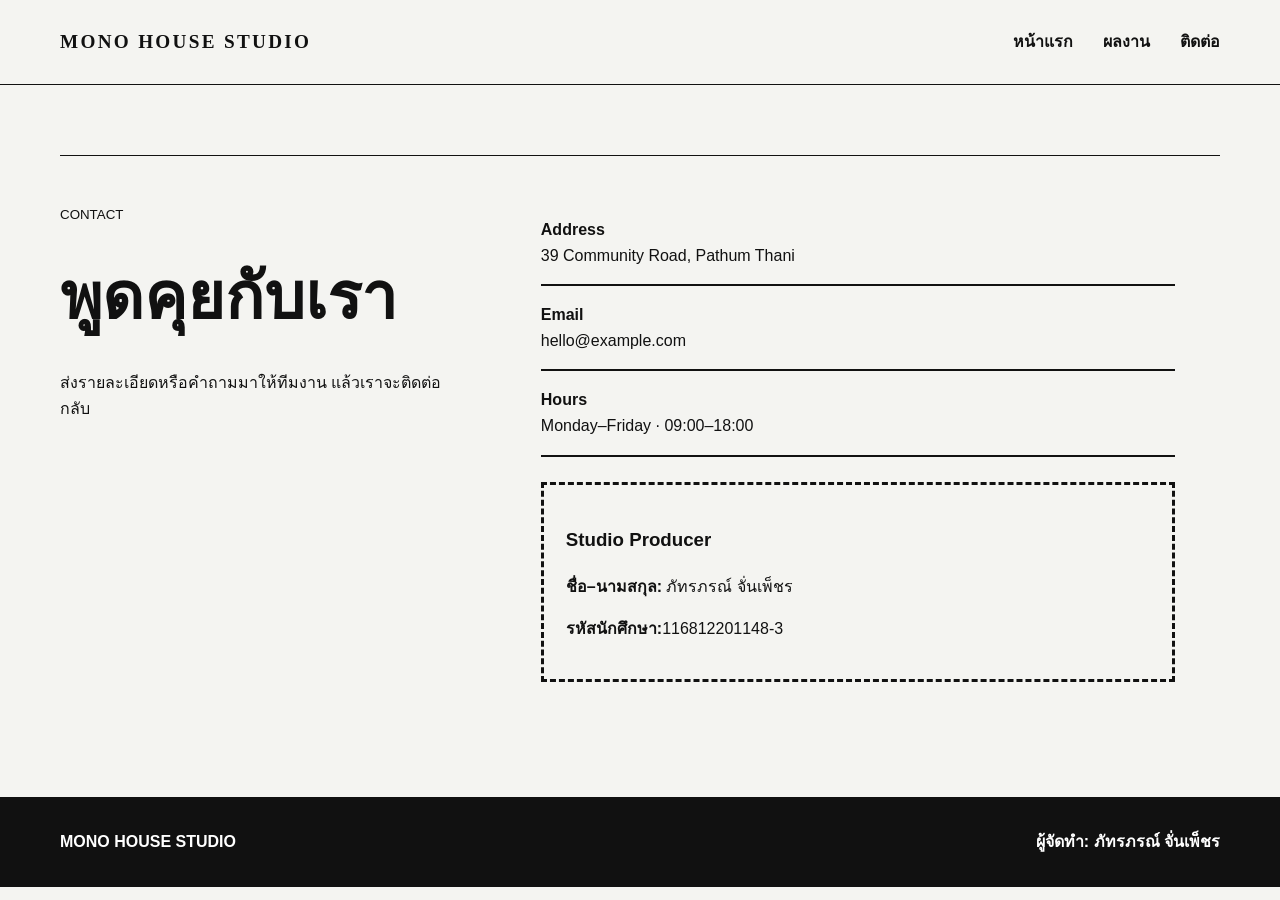
<file: contact.html>
<!doctype html><html lang="th"><head><meta charset="utf-8"><meta name="viewport" content="width=device-width,initial-scale=1"><title>ติดต่อ | Frame Story</title><link rel="stylesheet" href="assets/style.css"></head><body class="gallery"><header class="header"><nav class="nav container"><a class="brand" href="enter.html">MONO HOUSE STUDIO</a><div class="links"><a href="index.html">หน้าแรก</a><a href="portfolio.html">ผลงาน</a><a href="contact.html">ติดต่อ</a></div></nav></header><main class="contact"><div class="container contact-grid"><div><small>CONTACT</small><h1>พูดคุยกับเรา</h1><p>ส่งรายละเอียดหรือคำถามมาให้ทีมงาน แล้วเราจะติดต่อกลับ</p></div><div><div class="detail"><strong>Address</strong><br>39 Community Road, Pathum Thani</div><div class="detail"><strong>Email</strong><br>hello@example.com</div><div class="detail"><strong>Hours</strong><br>Monday–Friday · 09:00–18:00</div><div class="student"><h3>Studio Producer</h3><p><strong>ชื่อ–นามสกุล:</strong> ภัทรภรณ์ จั่นเพ็ชร</p><p><strong>รหัสนักศึกษา:</strong>116812201148-3</p></div></div></div></main><footer class="footer"><div class="container footer-row"><strong>MONO HOUSE STUDIO</strong><span class="footer-student">ผู้จัดทำ: ภัทรภรณ์ จั่นเพ็ชร</span></div></footer></body></html>
</file>
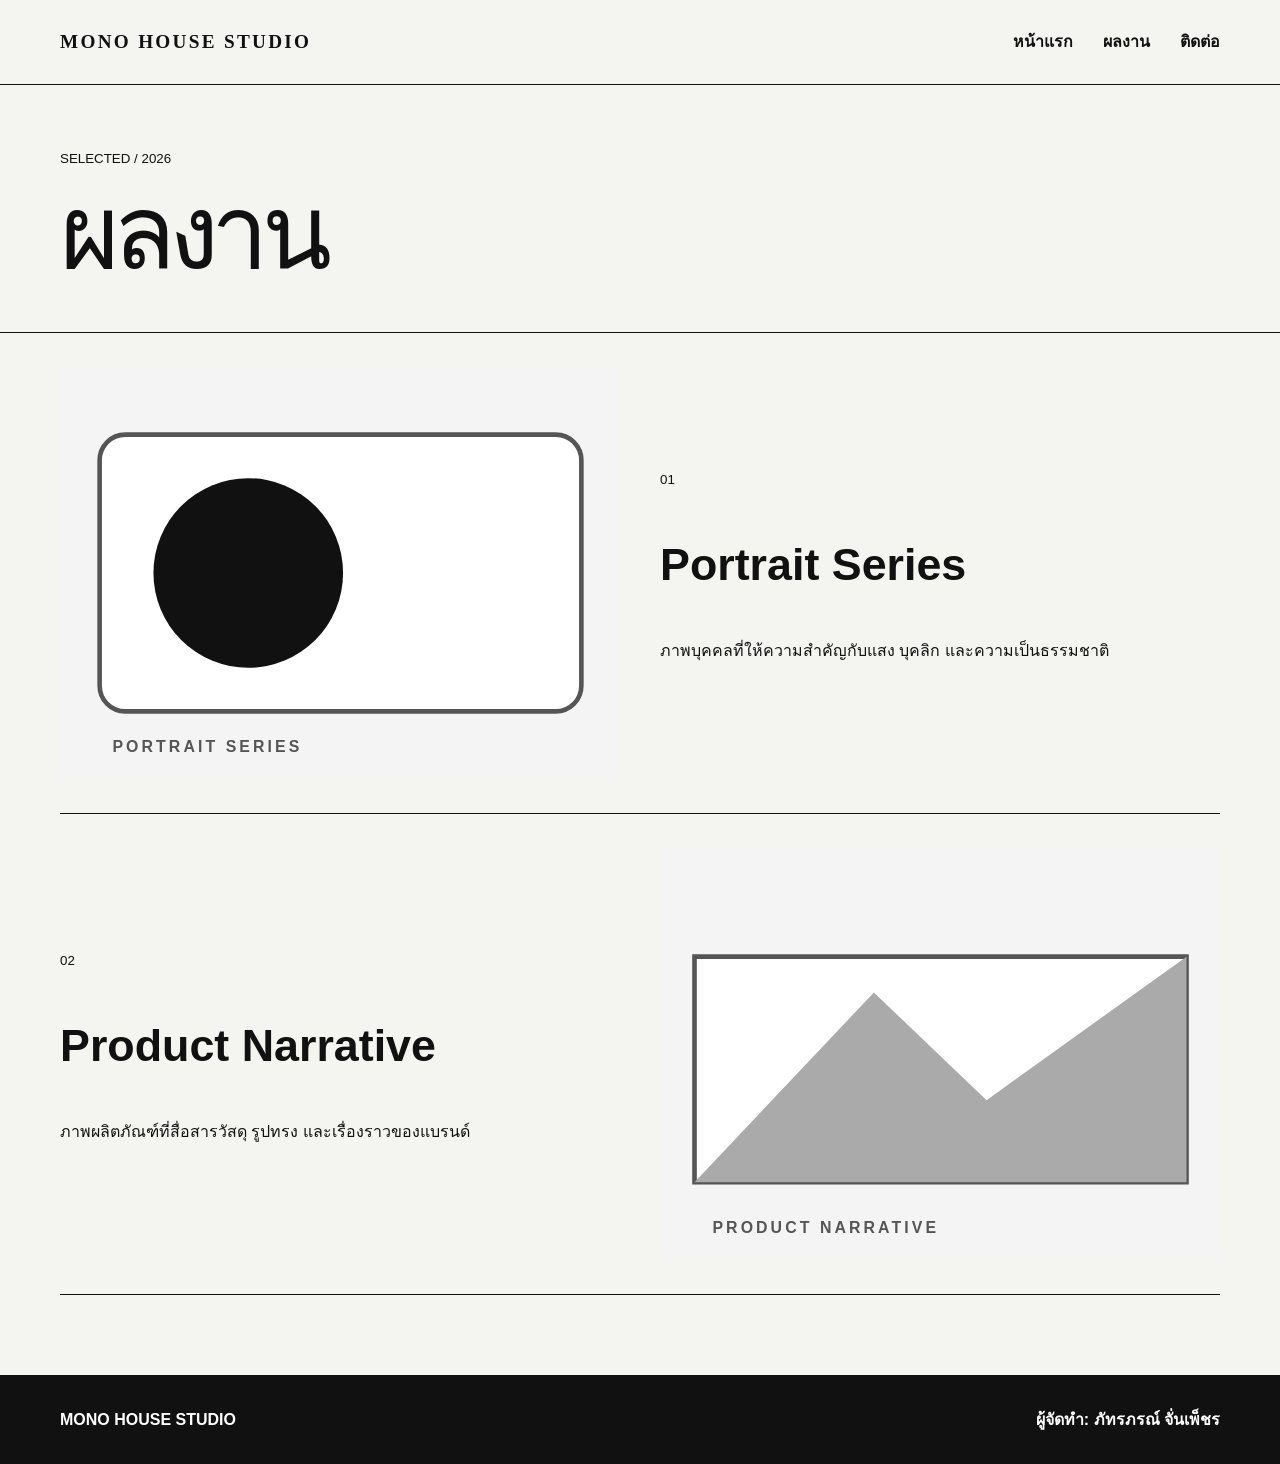
<file: portfolio.html>
<!doctype html><html lang="th"><head><meta charset="utf-8"><meta name="viewport" content="width=device-width,initial-scale=1"><title>ผลงาน | Frame Story</title><link rel="stylesheet" href="assets/style.css"></head><body class="gallery"><header class="header"><nav class="nav container"><a class="brand" href="enter.html">MONO HOUSE STUDIO</a><div class="links"><a href="index.html">หน้าแรก</a><a href="portfolio.html">ผลงาน</a><a href="contact.html">ติดต่อ</a></div></nav></header><main><section class="page-head"><div class="container"><small>SELECTED / 2026</small><h1>ผลงาน</h1></div></section><section class="listing"><div class="container"><article class="entry"><img src="images/portrait-new.svg" alt="Portrait Series"><div><small>01</small><h2>Portrait Series</h2><p>ภาพบุคคลที่ให้ความสำคัญกับแสง บุคลิก และความเป็นธรรมชาติ</p></div></article><article class="entry"><img src="images/product-new.svg" alt="Product Narrative"><div><small>02</small><h2>Product Narrative</h2><p>ภาพผลิตภัณฑ์ที่สื่อสารวัสดุ รูปทรง และเรื่องราวของแบรนด์</p></div></article></div></section></main><footer class="footer"><div class="container footer-row"><strong>MONO HOUSE STUDIO</strong><span class="footer-student">ผู้จัดทำ: ภัทรภรณ์ จั่นเพ็ชร</span></div></footer></body></html>
</file>
<file: assets/style.css>
*{box-sizing:border-box}body{margin:0;font-family:Arial,"Noto Sans Thai",sans-serif;line-height:1.6;color:var(--ink);background:var(--paper)}a{color:inherit}.container{width:min(1160px,91%);margin:auto}img{display:block;width:100%;object-fit:cover}.nav{min-height:84px;display:flex;align-items:center;justify-content:space-between;gap:24px}.brand{font-size:1.2rem;font-weight:900;text-decoration:none}.links{display:flex;gap:14px}.links a{text-decoration:none;font-weight:800}.hero{padding:45px 0 75px}.hero-grid{display:grid;grid-template-columns:1fr 1fr;gap:42px;align-items:center}.hero h1,.page-head h1{font-size:clamp(4rem,8vw,8rem);line-height:.8;letter-spacing:-.07em;margin:22px 0}.hero img{height:590px}.button{display:inline-block;padding:13px 20px;background:var(--ink);color:white;text-decoration:none;font-weight:900}.page-head{padding:60px 0 35px}.listing{padding-bottom:80px}.entry{display:grid;grid-template-columns:1fr 1fr;gap:40px;align-items:center;padding:35px 0}.entry:nth-child(even) img{order:2}.entry img{height:410px}.entry h2{font-size:2.8rem}.contact{padding:70px 0}.contact-grid{display:grid;grid-template-columns:.8fr 1.2fr;gap:28px}.contact-grid>div{padding:45px}.contact h1{font-size:4rem;line-height:.9}.detail{padding:16px 0;border-bottom:2px solid var(--ink)}.student{margin-top:25px;padding:22px;border:3px dashed var(--ink)}.footer{padding:32px 0;background:var(--ink);color:white}.footer-row{display:flex;justify-content:space-between}.footer-student{font-weight:900}@media(max-width:800px){.nav{padding:18px 0;align-items:flex-start;flex-direction:column}.links{width:100%;justify-content:space-between}.hero-grid,.entry,.contact-grid{grid-template-columns:1fr}.entry:nth-child(even) img{order:0}.hero img,.entry img{height:380px}.footer-row{flex-direction:column;gap:15px}}:root{--main:#111;--accent:#aaa;--ink:#111;--paper:#f4f4f1}.header{border-bottom:1px solid #111}.brand{font-family:Georgia,serif;letter-spacing:.12em}.links{gap:30px}.hero-grid{grid-template-columns:.65fr 1.35fr}.hero h1{font-family:Georgia,serif;font-weight:400}.hero img{filter:grayscale(1);height:680px}.button{background:transparent;color:#111;border-bottom:2px solid #111;padding-left:0}.page-head{border-bottom:1px solid #111}.page-head h1{font-family:Georgia,serif;font-weight:400}.entry{border-bottom:1px solid #111}.entry img{filter:grayscale(1)}.contact-grid{border-top:1px solid #111}.contact-grid>div{padding-left:0}.footer{background:#111}
</file>
